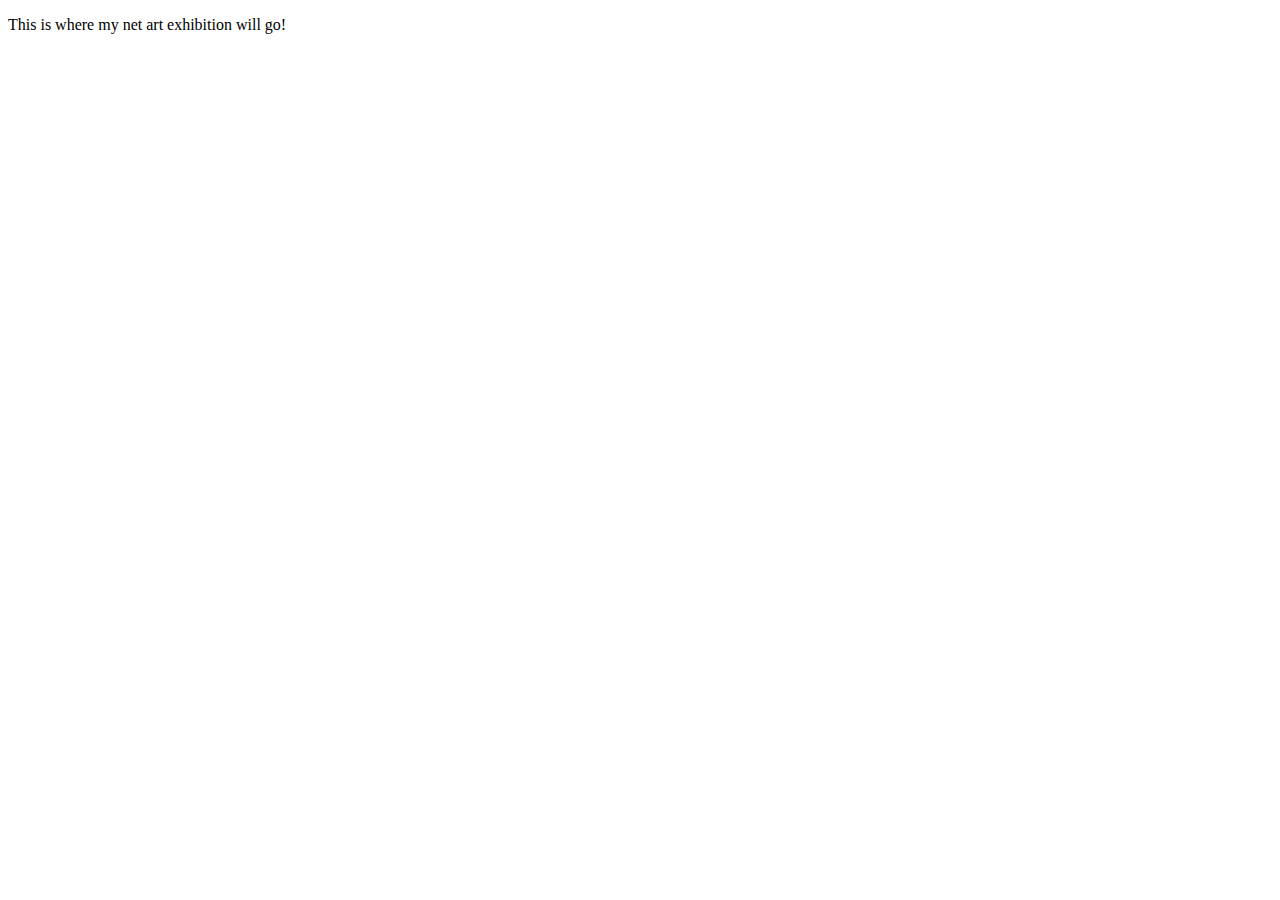
<file: netartexhibition/index.html>
<!DOCTYPE html>
<html lang="en">
<head>
  <meta charset="UTF-8">
  <title>Net Art Exhibition</title>
  <meta name="viewport" content="width=device-width,initial-scale=1">
</head>
<body>
  <p>This is where my net art exhibition will go!</p>
</body>
</html>
</file>
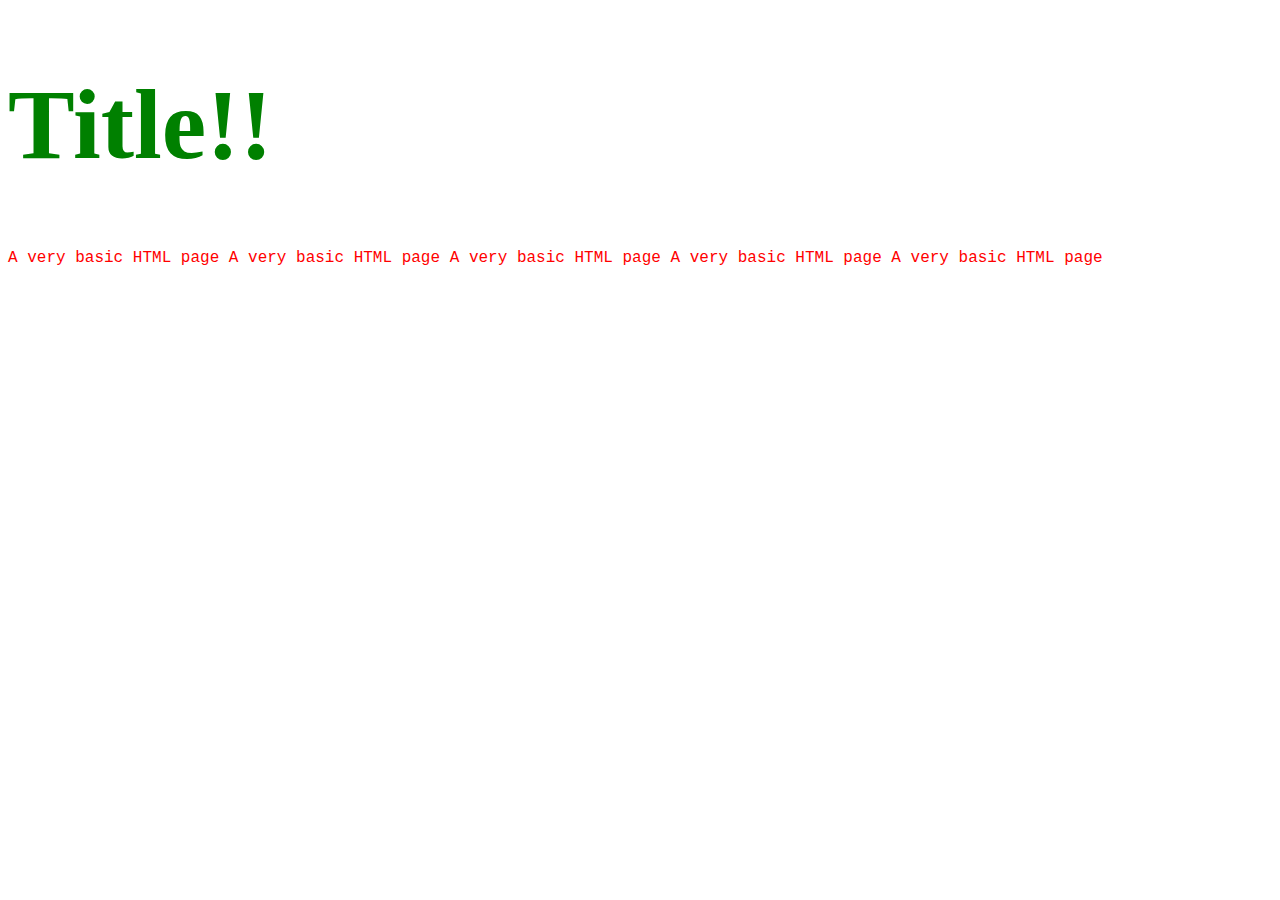
<file: cssdemo.html>
<!DOCTYPE html>
<html lang="en">
<head>
  <meta charset="UTF-8">
  <title>My HTML Document</title>
  <meta name="viewport" content="width=device-width,initial-scale=1">
  <link rel="stylesheet" href="css/styles.css">
</head>
<body>
  <h1>Title!!</h1>
  <p>A very basic HTML page A very basic HTML page A very basic HTML page A very basic HTML page A very basic HTML page</p>
</body>
</html>
</file>
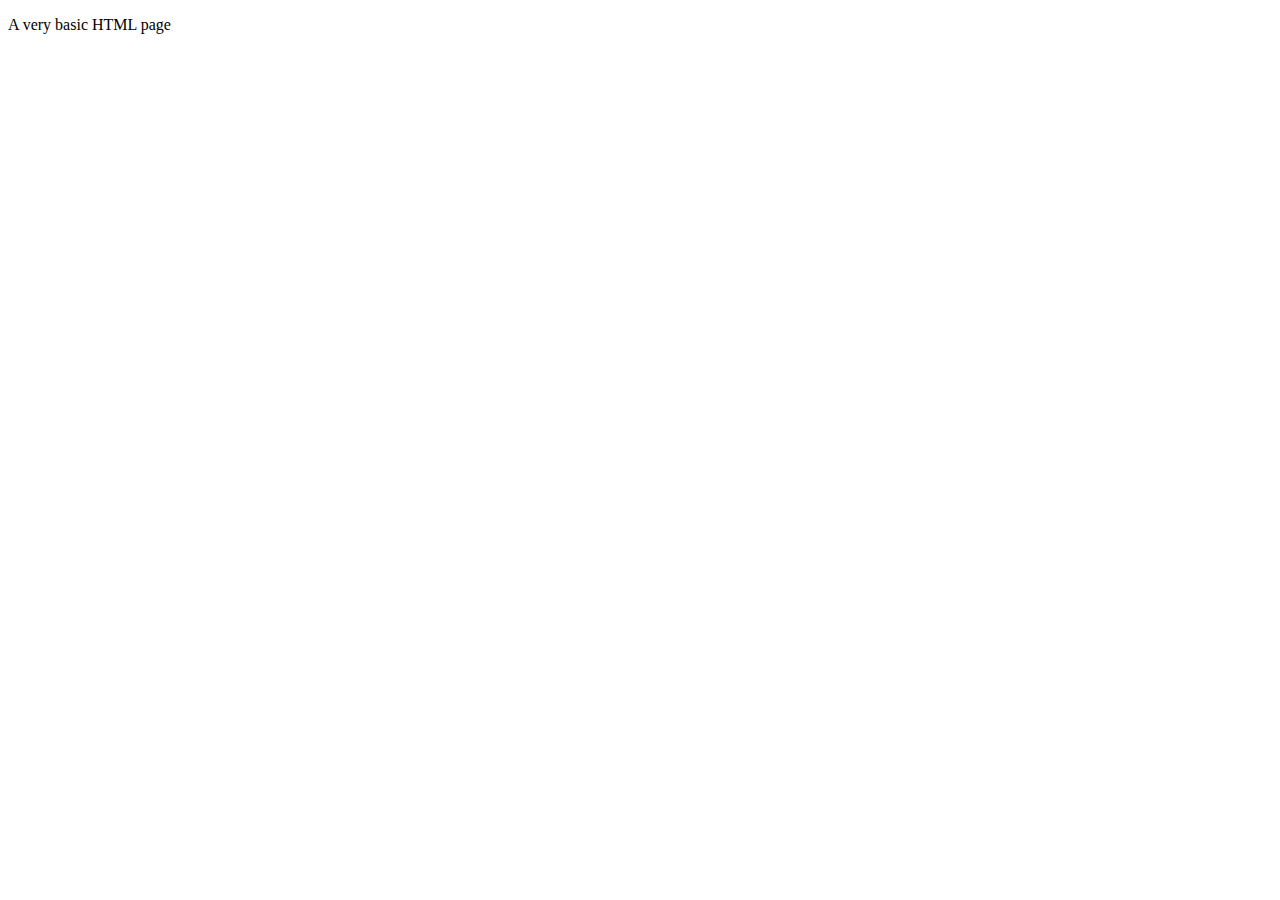
<file: exercise1.html>
<!DOCTYPE html>
<html lang="en">
<head>
  <meta charset="UTF-8">
  <title>My HTML Document</title>
  <meta name="viewport" content="width=device-width,initial-scale=1">
</head>
<body>
  <p>A very basic HTML page</p>
</body>
</html>
</file>
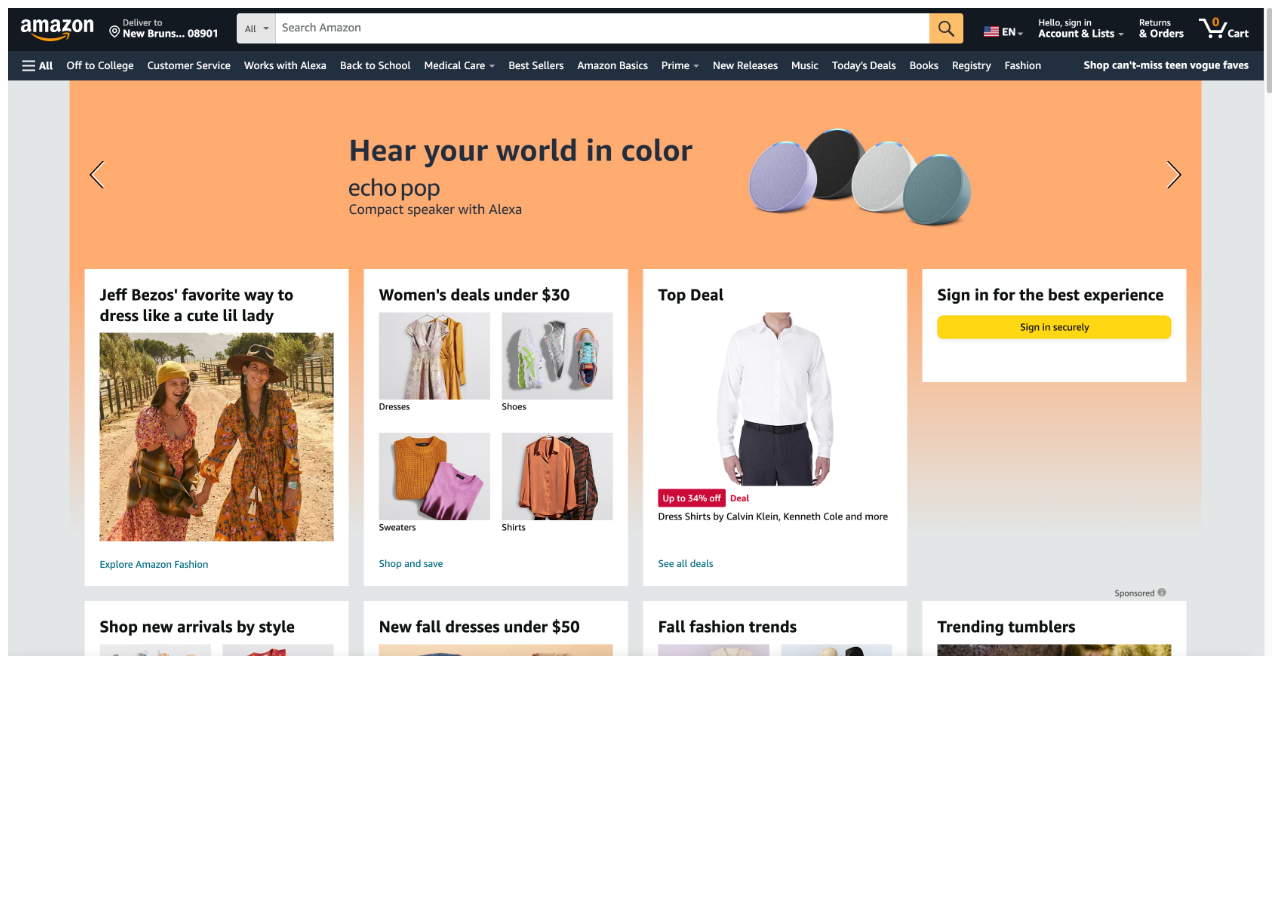
<file: exercise2.html>
<!DOCTYPE html>
<html lang="en">
<head>
  <meta charset="UTF-8">
  <title>My HTML Document</title>
  <meta name="viewport" content="width=device-width,initial-scale=1">
</head>
<body>
  <img src="img/screenshot.png" alt="Modified Amazon homepage" style="width:100%;">
</body>
</html>
</file>
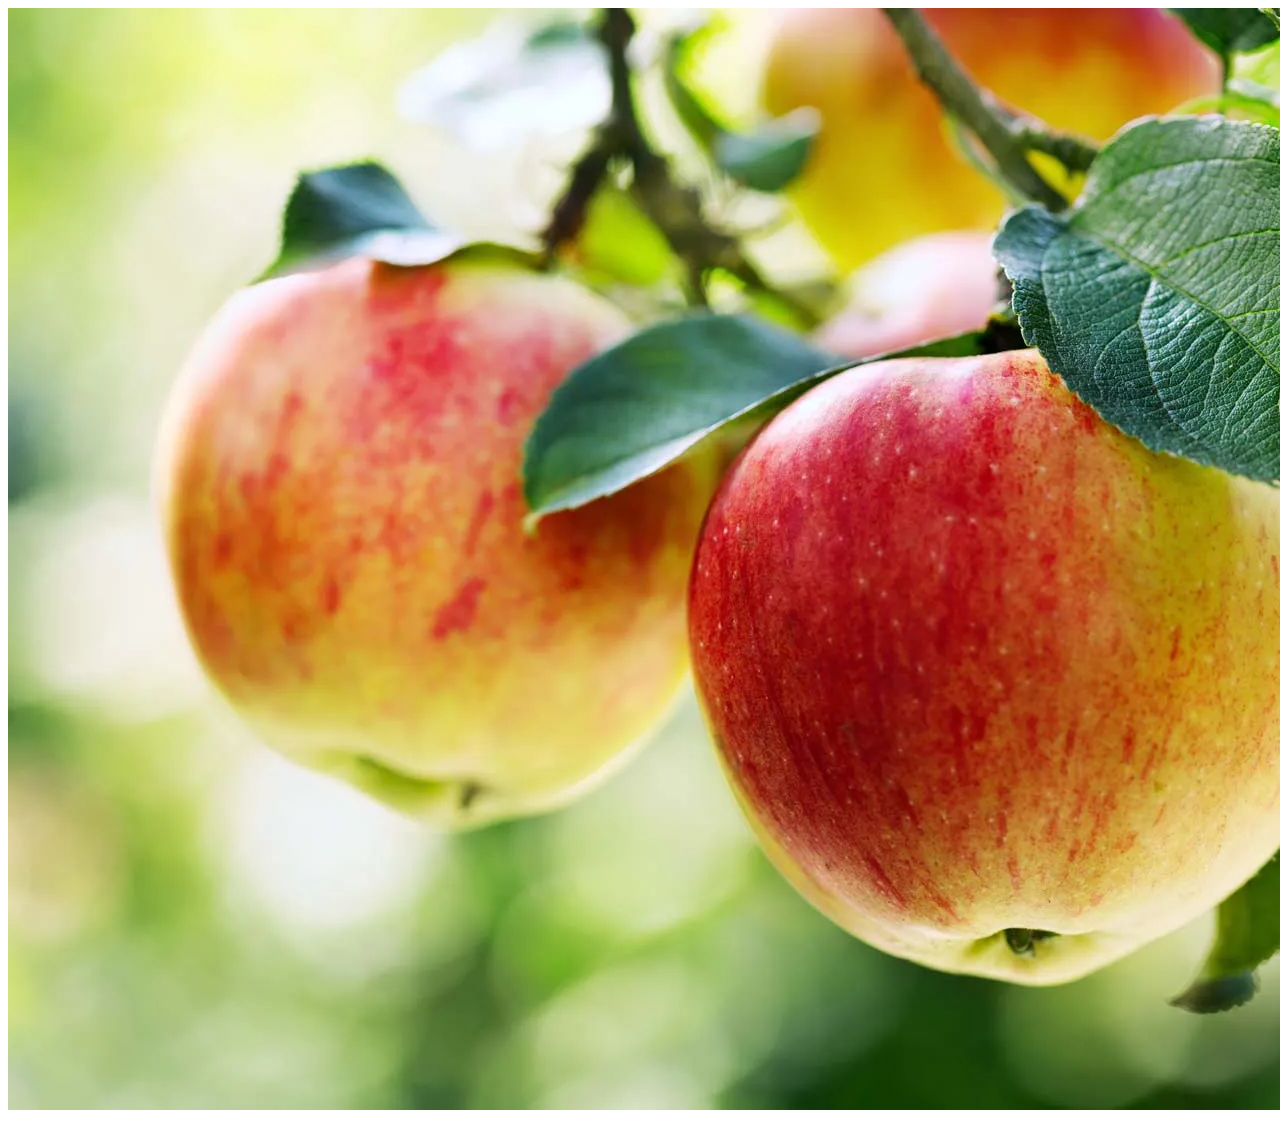
<file: HTMLtutorial2.html>
<!DOCTYPE html>
<html lang="en">
<head>
  <meta charset="UTF-8">
  <title>HTML Tutorial 2</title>
  <meta name="viewport" content="width=device-width,initial-scale=1">
</head>
<body>
  <img src="img/apple.jpg" alt="apple">
</body>
</html>
</file>
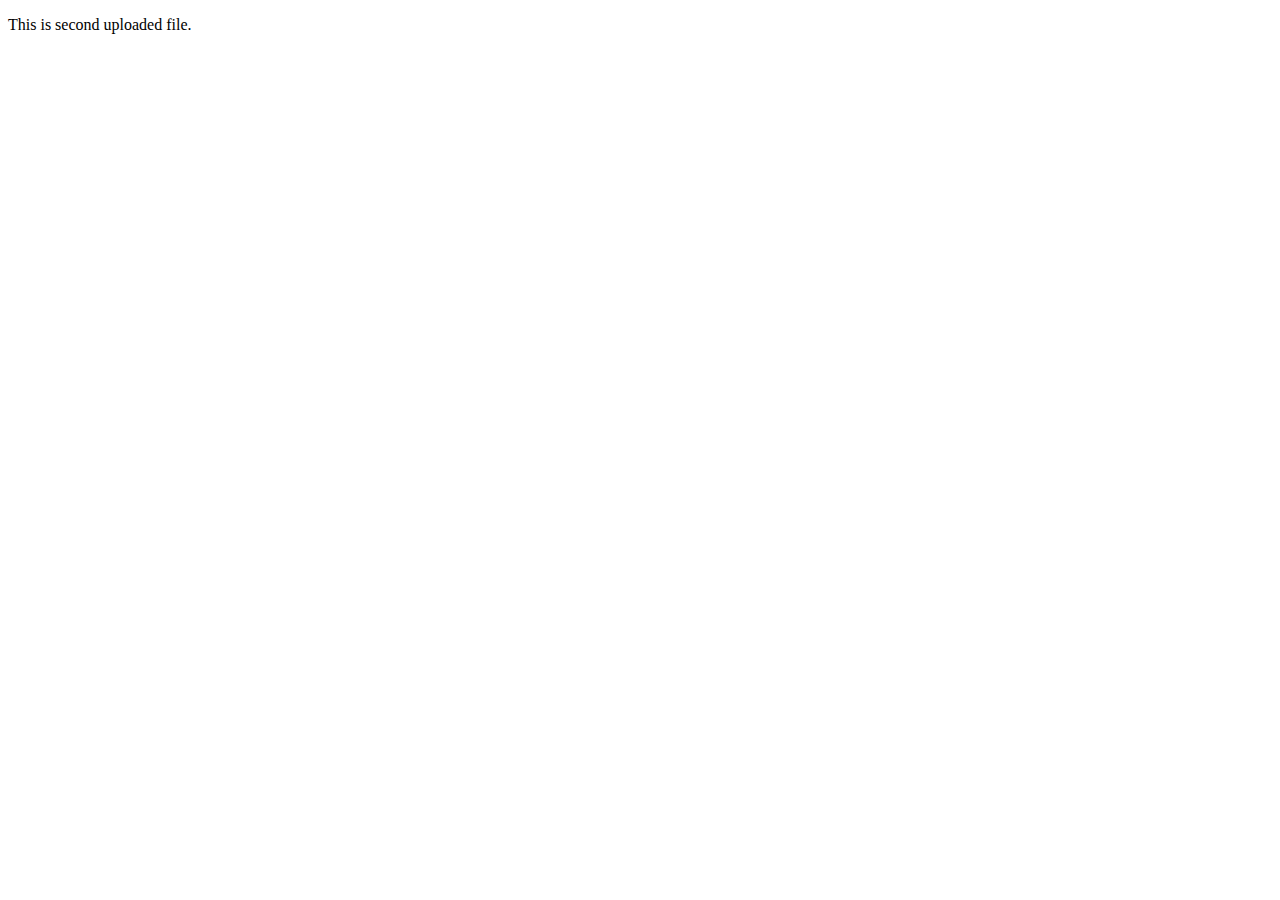
<file: test3.html>
<!DOCTYPE html>
<html lang="en">
<head>
  <meta charset="UTF-8">
  <title>VSC Demo</title>
  <meta name="viewport" content="width=device-width,initial-scale=1">
</head>
<body>
  <p>This is second uploaded file.</p>
</body>
</html>
</file>
<file: css/styles.css>
p {
  color: red;
  font-family: courier;
}
h1 {
  color:green;
  font-size:100px;
}
</file>
